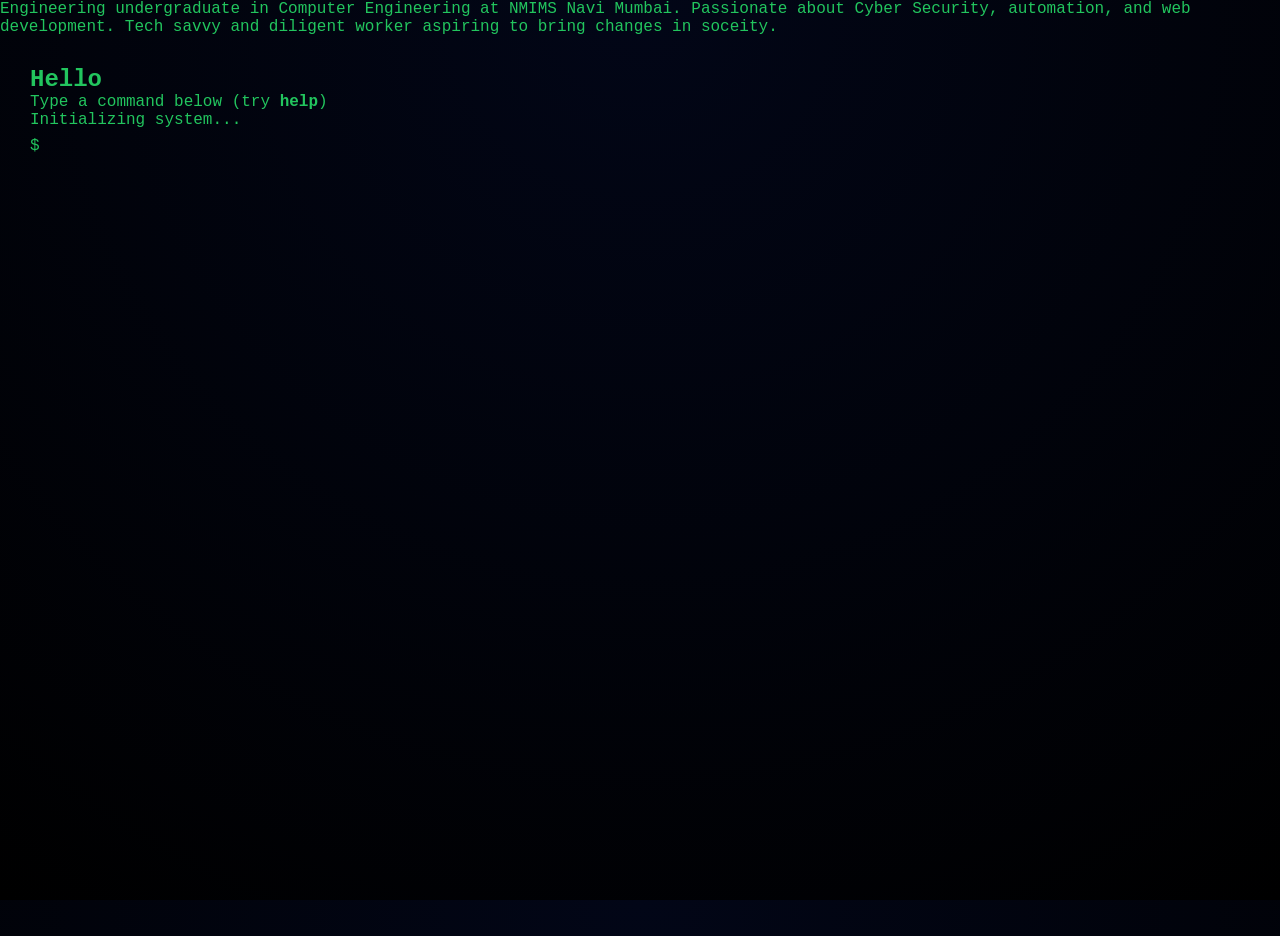
<file: Interactive Resume/index.html>
<!DOCTYPE html>
<html lang="en">
<head>
  <meta charset="UTF-8">
  <title>Aayushi Jha | Interactive Resume</title>
  <link rel="stylesheet" href="style.css">
</head>
<body>

<!-- INTRO PAGE -->
<div id="intro" class="center-container">
  <h1 id="typing-text"></h1>
  <p id="about-float">
    Engineering undergraduate in Computer Engineering at NMIMS Navi Mumbai.
    Passionate about Cyber Security, automation, and web development. 
   Tech savvy and diligent worker aspiring to bring changes in soceity.
  </p>
</div>

<!-- MAIN PAGE -->
<div id="main" class="terminal hidden">
  <h2>Hello</h2>
  <p>Type a command below (try <b>help</b>)</p>

  <div id="output"></div>

  <div class="input-line">
    <span>$</span>
    <input type="text" id="commandInput" autofocus />
  </div>
</div>

<script src="script.js"></script>
</body>
</html>
</file>
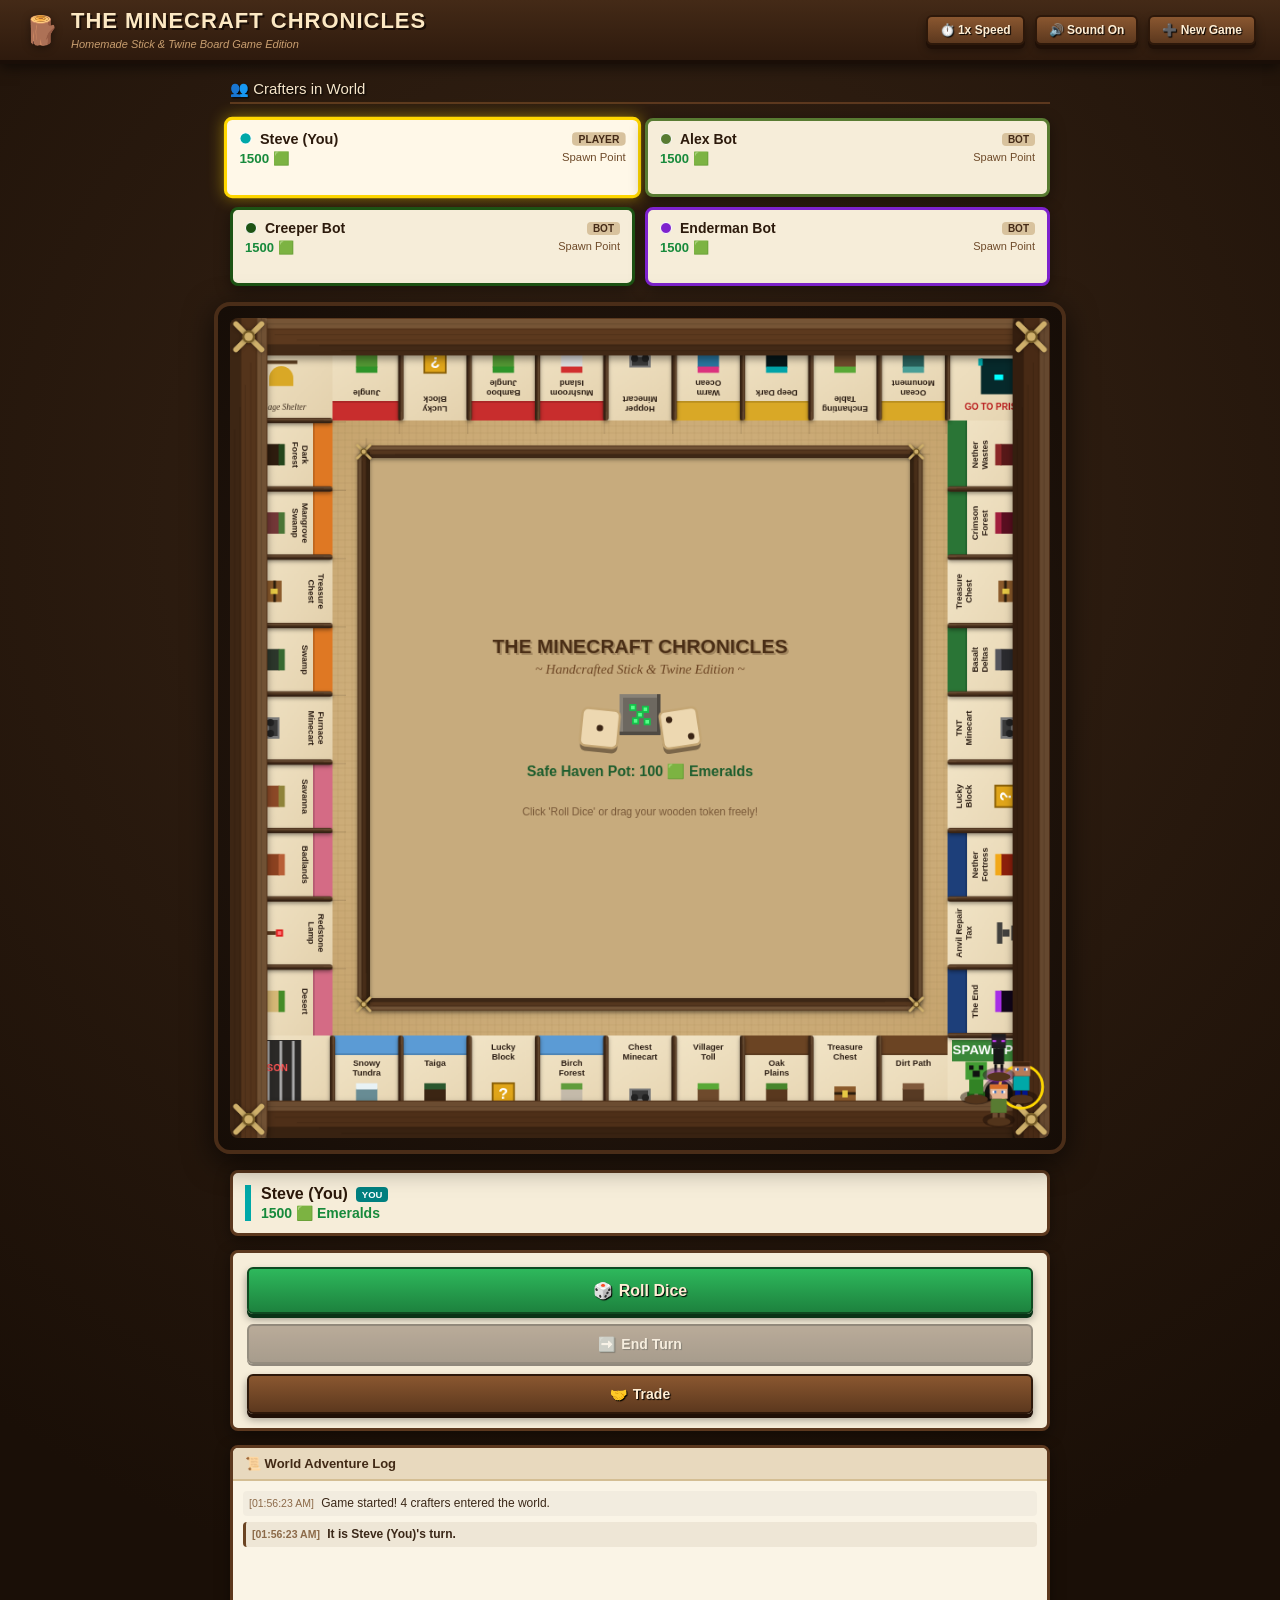
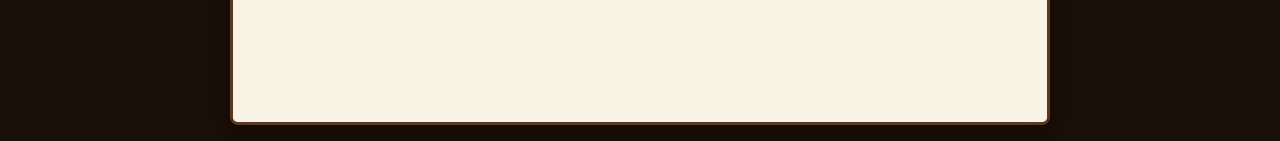
<file: minecraft-stick-monopoly/index.html>
<!DOCTYPE html>
<html lang="en">
<head>
    <meta charset="UTF-8">
    <meta name="viewport" content="width=device-width, initial-scale=1.0">
    <title>The Minecraft Chronicles | Homemade Stick & Twine Board Game</title>
    <link rel="stylesheet" href="css/style.css">
    <link rel="icon" href="data:image/svg+xml,<svg xmlns=%22http://www.w3.org/2000/svg%22 viewBox=%220 0 100 100%22><text y=%22.9em%22 font-size=%2290%22>🟩</text></svg>">
</head>
<body>

    <!-- Header Navigation -->
    <header class="game-header">
        <div class="logo-container">
            <div class="header-icon">🪵</div>
            <div class="logo-text">
                <h1>THE MINECRAFT CHRONICLES</h1>
                <span class="subtitle">Homemade Stick & Twine Board Game Edition</span>
            </div>
        </div>
        <div class="header-controls">
            <button class="btn craft-btn btn-small" id="btn-speed">⏱️ 1x Speed</button>
            <button class="btn craft-btn btn-small" id="btn-mute">🔊 Sound On</button>
            <button class="btn craft-btn btn-small" id="btn-new-game">➕ New Game</button>
        </div>
    </header>

    <!-- Main Game Board & Dashboard Layout -->
    <main class="main-layout">
        
        <!-- Left Sidebar: Players HUD -->
        <aside class="sidebar-left">
            <div class="panel-title">👥 Crafters in World</div>
            <div class="players-container" id="players-list">
                <!-- Dynamically populated with player cards -->
            </div>
        </aside>

        <!-- Center: Interactive Stick-Craft Board Canvas -->
        <section class="board-container">
            <canvas id="board-canvas" width="920" height="920"></canvas>
        </section>

        <!-- Right Sidebar: Turn Controls & Game Activity Log -->
        <aside class="sidebar-right">
            
            <!-- Current Turn Banner -->
            <div class="turn-banner-card" id="current-turn-banner">
                <!-- Dynamically updated -->
            </div>

            <!-- Action Controls Dashboard -->
            <div class="action-panel">
                <button class="btn craft-btn primary" id="btn-roll">
                    <span>🎲</span> Roll Dice
                </button>
                <button class="btn craft-btn" id="btn-end-turn" disabled>
                    <span>➡️</span> End Turn
                </button>
                <div class="btn-group">
                    <button class="btn craft-btn" id="btn-trade">
                        <span>🤝</span> Trade
                    </button>
                </div>
            </div>

            <!-- Activity Log Ticker -->
            <div class="log-panel">
                <div class="log-header">📜 World Adventure Log</div>
                <div class="log-content" id="game-log-content">
                    <!-- Events stream here -->
                </div>
            </div>

        </aside>

    </main>

    <!-- Modal: Property Deed / Space Inspection -->
    <div class="modal-overlay hidden" id="deed-modal"></div>

    <!-- Modal: Landed Action / Property Purchase Prompt -->
    <div class="modal-overlay hidden" id="action-modal"></div>

    <!-- Modal: Lucky Block & Treasure Chest Card Reveal -->
    <div class="modal-overlay hidden" id="card-modal"></div>

    <!-- Modal: Trade & Barter Negotiation -->
    <div class="modal-overlay hidden" id="trade-modal"></div>

    <!-- Modal: Victory / Game Over -->
    <div class="modal-overlay hidden" id="victory-modal"></div>

    <!-- Modal: New Game Setup -->
    <div class="modal-overlay hidden" id="setup-modal">
        <div class="modal-card parchment-paper setup-modal-card">
            <h2>🪵 Craft a New World in The Minecraft Chronicles</h2>
            <form id="setup-form">
                <div class="form-group">
                    <label for="player-count">Number of Crafters:</label>
                    <select id="player-count">
                        <option value="2">2 Players (You vs 1 Bot)</option>
                        <option value="3">3 Players (You vs 2 Bots)</option>
                        <option value="4" selected>4 Players (Default: 4 Crafters)</option>
                    </select>
                </div>
                <div class="form-group">
                    <label for="p1-name">Crafter 1 Name (You):</label>
                    <input type="text" id="p1-name" value="Steve (You)" required>
                </div>
                <div class="form-group">
                    <label for="p1-token">Choose Your Carved Figurine:</label>
                    <select id="p1-token">
                        <option value="steve" selected>Carved Steve (Cyan & Blue)</option>
                        <option value="alex">Birch Alex (Green & Orange)</option>
                        <option value="creeper">Twig Creeper (Carved Wood Bark)</option>
                        <option value="pig">Clay Pig (Pink Block)</option>
                        <option value="enderman">Charred Enderman (Purple Eyes)</option>
                        <option value="golem">Stone Golem (Heavy Carved)</option>
                    </select>
                </div>
                <div class="form-group">
                    <label for="p2-name">Crafter 2 Name:</label>
                    <input type="text" id="p2-name" value="Alex Bot">
                    <label style="margin-top: 6px; font-weight: normal; font-size: 12px; display: flex; align-items: center; gap: 6px;">
                        <input type="checkbox" id="p2-is-ai" checked> AI Bot Player
                    </label>
                </div>
                <div class="form-group">
                    <label for="p3-name">Crafter 3 Name:</label>
                    <input type="text" id="p3-name" value="Creeper Bot">
                    <label style="margin-top: 6px; font-weight: normal; font-size: 12px; display: flex; align-items: center; gap: 6px;">
                        <input type="checkbox" id="p3-is-ai" checked> AI Bot Player
                    </label>
                </div>
                <div class="form-group">
                    <label for="p4-name">Crafter 4 Name:</label>
                    <input type="text" id="p4-name" value="Enderman Bot">
                    <label style="margin-top: 6px; font-weight: normal; font-size: 12px; display: flex; align-items: center; gap: 6px;">
                        <input type="checkbox" id="p4-is-ai" checked> AI Bot Player
                    </label>
                </div>
                <div class="modal-footer">
                    <button type="submit" class="btn craft-btn success">Start Adventure!</button>
                </div>
            </form>
        </div>
    </div>

    <!-- Game Scripts (Correct Order of Dependencies) -->
    <script src="js/config.js"></script>
    <script src="js/audio.js"></script>
    <script src="js/physics.js"></script>
    <script src="js/board_renderer.js"></script>
    <script src="js/game_state.js"></script>
    <script src="js/ai.js"></script>
    <script src="js/ui.js"></script>
    <script src="js/main.js"></script>

</body>
</html>
</file>
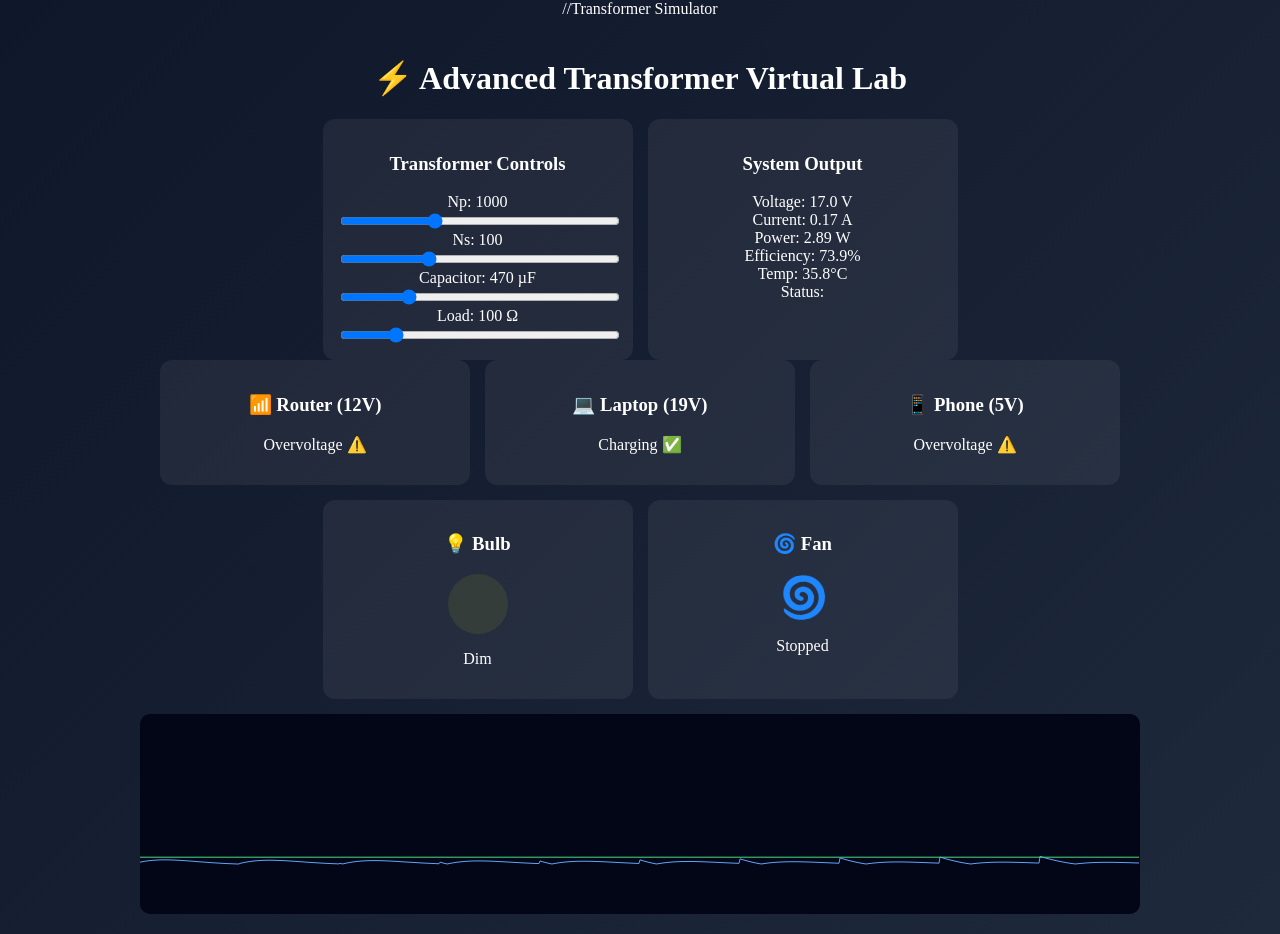
<file: Transformer Application_EEE.html>
//Transformer Simulator

<!DOCTYPE html>
<html>
<head>
<meta charset="UTF-8">
<title>Advanced Transformer Virtual Lab</title>

<style>
body {
    margin:0;
    font-family: 'Segoe UI';
    background: linear-gradient(135deg,#0f172a,#1e293b);
    color:white;
    text-align:center;
}

.container {
    max-width:1200px;
    margin:auto;
    padding:20px;
}

.flex {
    display:flex;
    gap:15px;
    flex-wrap:wrap;
    justify-content:center;
}

.card {
    background: rgba(255,255,255,0.06);
    padding:15px;
    border-radius:12px;
    width:280px;
}

input { width:100%; }

canvas {
    background:#020617;
    border-radius:10px;
    margin-top:15px;
}

.bulb {
    width:60px;
    height:60px;
    border-radius:50%;
    margin:auto;
    background:yellow;
    opacity:0.2;
}

.fan { font-size:40px; }

.good { color:#4ade80; }
.warn { color:#facc15; }
.bad { color:#f87171; }

</style>
</head>

<body>

<div class="container">

<h1>⚡ Advanced Transformer Virtual Lab</h1>

<div class="flex">

<div class="card">
<h3>Transformer Controls</h3>

Np: <span id="npv">1000</span>
<input type="range" id="np" min="500" max="2000" value="1000">

Ns: <span id="nsv">100</span>
<input type="range" id="ns" min="10" max="300" value="100">

Capacitor: <span id="capv">470</span> µF
<input type="range" id="cap" min="10" max="2000" value="470">

Load: <span id="loadv">100</span> Ω
<input type="range" id="load" min="10" max="500" value="100">
</div>

<div class="card">
<h3>System Output</h3>
Voltage: <span id="vout"></span><br>
Current: <span id="current"></span><br>
Power: <span id="power"></span><br>
Efficiency: <span id="eff"></span><br>
Temp: <span id="temp"></span><br>
Status: <span id="status"></span>
</div>

</div>

<div class="flex">

<div class="card">
<h3>📶 Router (12V)</h3>
<p id="router"></p>
</div>

<div class="card">
<h3>💻 Laptop (19V)</h3>
<p id="laptop"></p>
</div>

<div class="card">
<h3>📱 Phone (5V)</h3>
<p id="phone"></p>
</div>

<div class="card">
<h3>💡 Bulb</h3>
<div class="bulb" id="bulb"></div>
<p id="bulbText"></p>
</div>

<div class="card">
<h3>🌀 Fan</h3>
<div class="fan" id="fan">🌀</div>
<p id="fanText"></p>
</div>

</div>

<canvas id="wave" width="1000" height="200"></canvas>

</div>

<script>

let t=0;

function loop(){

let np=+npEl.value;
let ns=+nsEl.value;
let cap=+capEl.value;
let load=+loadEl.value;

npv.innerText=np;
nsv.innerText=ns;
capv.innerText=cap;
loadv.innerText=load;

// Transformer
let Vp=230;
let Vs=Vp*(ns/np);

// Rectifier
let rect=Math.max(0,Vs-1.4);

// Ripple
let ripple = rect/(2*50*load*(cap*1e-6));

// DC output
let Vdc = rect - ripple;

// Current & Power
let current = Vdc/load;
let power = Vdc * current;

// Efficiency
let eff = (Vdc/Vs)*100 || 0;

// Temperature
let temp = 25 + (Vs-Vdc)*1.8;

// UI updates
vout.innerText = Vdc.toFixed(1)+" V";
currentTxt.innerText = current.toFixed(2)+" A";
powerTxt.innerText = power.toFixed(2)+" W";
effTxt.innerText = eff.toFixed(1)+"%";
tempTxt.innerText = temp.toFixed(1)+"°C";

// Health
if(temp>85) status.innerHTML="<span class='bad'>Danger</span>";
else if(eff<60) status.innerHTML="<span class='warn'>Low Efficiency</span>";
else status.innerHTML="<span class='good'>Healthy</span>";

// DEVICES

// Router (12V)
if(Vdc<10) router.innerText="No Power ❌";
else if(Vdc<=13) router.innerText="Working ✅";
else router.innerText="Overvoltage ⚠️";

// Laptop (19V)
if(Vdc<17) laptop.innerText="Not Charging ❌";
else if(Vdc<=20) laptop.innerText="Charging ✅";
else laptop.innerText="Damage Risk ⚠️";

// Phone (5V)
if(Vdc<4.5) phone.innerText="No Charge ❌";
else if(Vdc<=5.5) phone.innerText="Charging ✅";
else phone.innerText="Overvoltage ⚠️";

// Bulb
bulb.style.opacity=Math.min(Vdc/230,1);
bulbText.innerText = (Vdc<100)?"Dim":(Vdc<220?"Normal":"Too Bright ⚠️");

// Fan
let speed=Math.min(Vdc*3,600);
fan.style.transform="rotate("+t*speed+"deg)";
fanText.innerText = (Vdc<40)?"Stopped":(Vdc<120?"Slow":(Vdc<200?"Medium":"Fast ⚡"));

// Waveform
let ctx=wave.getContext("2d");
ctx.clearRect(0,0,1000,200);

ctx.strokeStyle="#60a5fa";
ctx.beginPath();

for(let x=0;x<1000;x++){
let rippleWave = rect*Math.exp(-(x%100)/(cap/10))*Math.sin(t+x*0.03);
let y=150 - Math.abs(rippleWave)*0.4;

if(x==0) ctx.moveTo(x,y);
else ctx.lineTo(x,y);
}
ctx.stroke();

ctx.strokeStyle="#4ade80";
ctx.beginPath();

for(let x=0;x<1000;x++){
let y=150 - Vdc*0.4;
if(x==0) ctx.moveTo(x,y);
else ctx.lineTo(x,y);
}
ctx.stroke();

t+=0.05;
requestAnimationFrame(loop);
}

const npEl=document.getElementById("np");
const nsEl=document.getElementById("ns");
const capEl=document.getElementById("cap");
const loadEl=document.getElementById("load");

const currentTxt=document.getElementById("current");
const powerTxt=document.getElementById("power");
const effTxt=document.getElementById("eff");
const tempTxt=document.getElementById("temp");

loop();

</script>

</body>
</html>
</file>
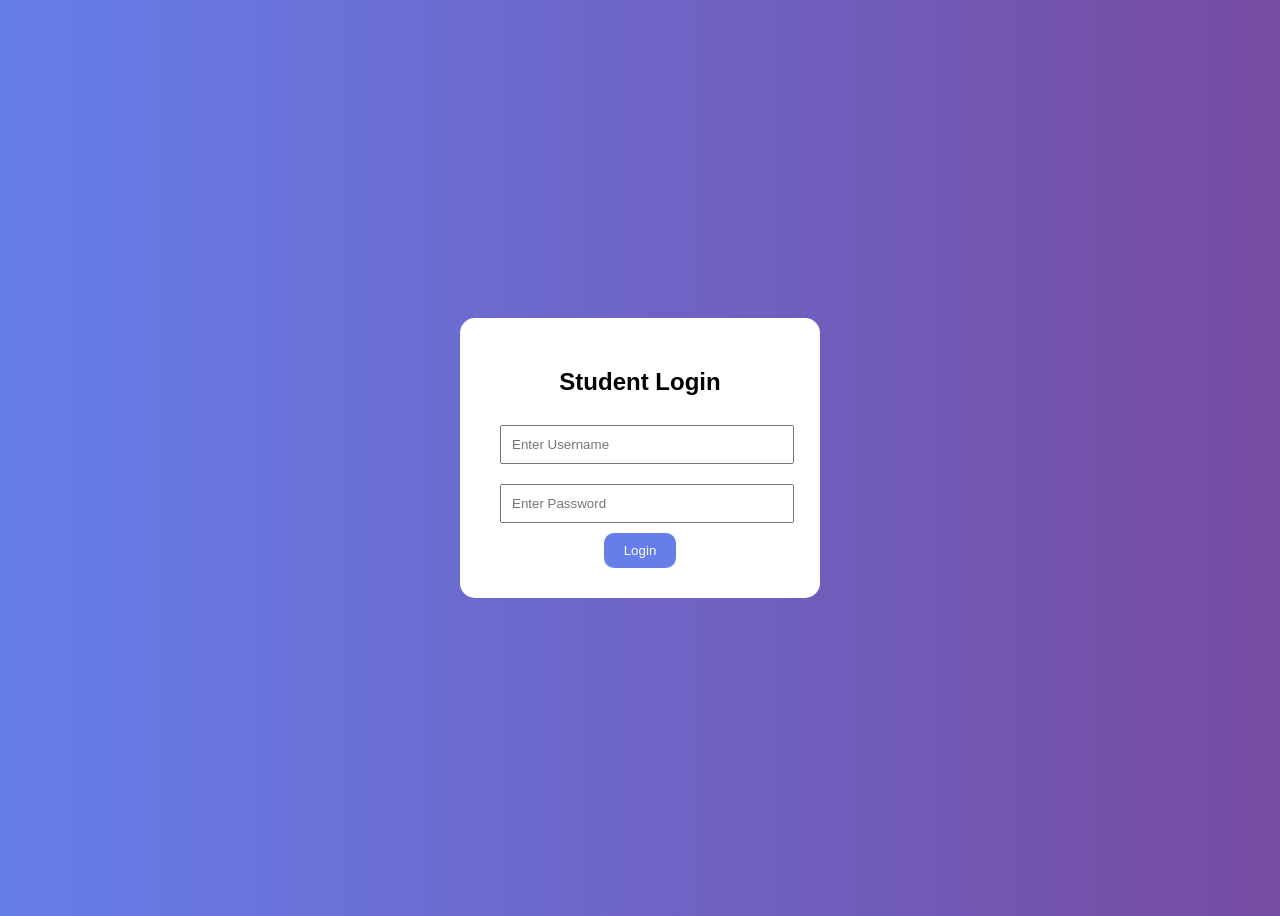
<file: Student ERP System/login.html>
<!DOCTYPE html>
<html>
<head>
  <title>Login</title>
  <link rel="stylesheet" href="login.css">
</head>
<body>

<div class="login-container">
  <h2>Student Login</h2>
  <input type="text" id="username" placeholder="Enter Username">
  <input type="password" id="password" placeholder="Enter Password">
  <button onclick="login()">Login</button>
</div>

<script src="login.js"></script>
</body>
</html>
</file>
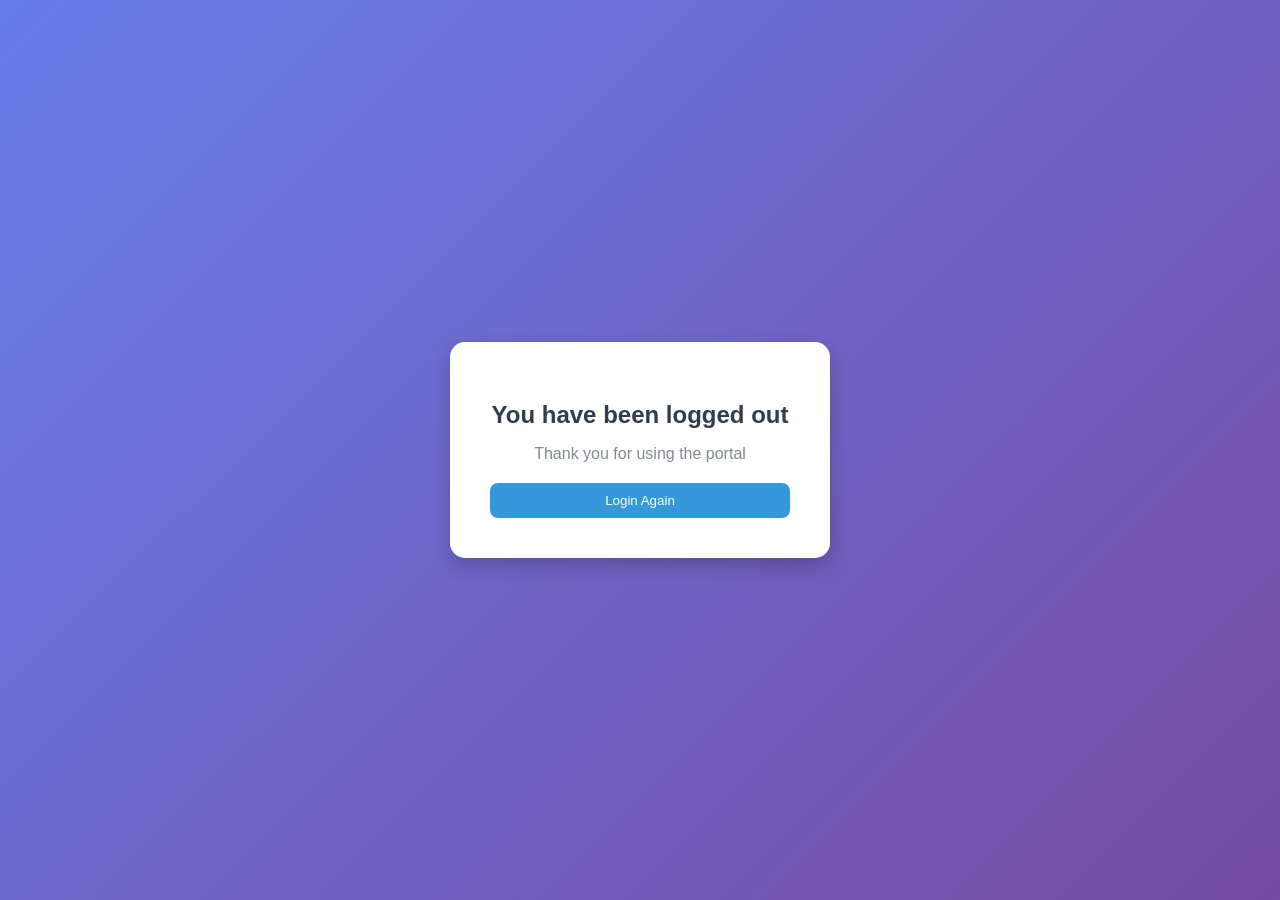
<file: Student ERP System/logout_new.html>
<!DOCTYPE html>
<html>
<head>
  <title>Logout</title>

  <style>
    body {
      margin: 0;
      font-family: 'Segoe UI', sans-serif;

      height: 100vh;
      display: flex;
      justify-content: center;
      align-items: center;

      background: linear-gradient(135deg, #667eea, #764ba2);
    }

    /* ✅ WHITE BOX */
    .box {
      background: white;
      padding: 40px;
      border-radius: 15px;
      text-align: center;

      width: 300px;

      box-shadow: 0 8px 20px rgba(0,0,0,0.2);
    }

    h2 {
      margin-bottom: 15px;
      color: #2c3e50;
    }

    p {
      color: #7f8c8d;
      margin-bottom: 20px;
    }

    button {
      width: 100%;
      padding: 10px;
      border: none;
      border-radius: 8px;

      background: #3498db;
      color: white;
      cursor: pointer;
    }

    button:hover {
      background: #2980b9;
    }

  </style>
</head>

<body>

<div class="box">
  <h2>You have been logged out</h2>
  <p>Thank you for using the portal</p>

  <button onclick="goLogin()">Login Again</button>
</div>

<script>
function goLogin(){
  localStorage.clear();
  window.location.href = "login.html";
}
</script>

</body>
</html>
</file>
<file: Interactive Resume/style.css>
* {
  margin: 0;
  padding: 0;
  box-sizing: border-box;
}

/* BODY */
body {
  background: radial-gradient(circle at top, #020617, #000);
  font-family: "JetBrains Mono", monospace;
  color: #22c55e;
  height: 100vh;
  overflow: hidden;
}

/* TERMINAL CONTAINER */
.terminal {
  padding: 30px;
  height: 100vh;
  overflow-y: auto;
  animation: fadeIn 1.5s ease;
}

/* FADE ANIMATION */
@keyframes fadeIn {
  from { opacity: 0; }
  to { opacity: 1; }
}

/* PROMPT */
.prompt {
  color: #22c55e;
  text-shadow: 0 0 6px #22c55e;
  margin-right: 8px;
}

/* INPUT LINE */
.input-line {
  display: flex;
  align-items: center;
  margin-top: 8px;
}

/* INPUT */
input {
  background: transparent;
  border: none;
  outline: none;
  color: #22c55e;
  font-size: 16px;
  width: 80%;
  caret-color: #22c55e;
}

/* SCROLLBAR */
.terminal::-webkit-scrollbar {
  width: 6px;
}
.terminal::-webkit-scrollbar-thumb {
  background: #22c55e55;
  border-radius: 10px;
}

/* POPUP CONTAINER */
.popup {
  position: fixed;
  top: 12%;
  left: 50%;
  transform: translateX(-50%);
  width: 65%;
  max-width: 700px;

  background: rgba(2, 6, 23, 0.85);
  backdrop-filter: blur(12px);

  border: 1px solid #22c55e88;
  border-radius: 12px;

  padding: 25px;
  box-shadow: 0 0 30px #22c55e44;
  animation: popupIn 0.4s ease;
  z-index: 1000;
}

@keyframes popupIn {
  from { opacity: 0; transform: translate(-50%, -20px); }
  to { opacity: 1; transform: translate(-50%, 0); }
}

/* POPUP TEXT */
.popup h3 {
  color: #38bdf8;
  margin-top: 15px;
  margin-bottom: 5px;
}

.popup ul {
  margin-left: 20px;
  margin-bottom: 10px;
}

/* CLOSE BUTTON */
.close-btn {
  float: right;
  color: #ef4444;
  cursor: pointer;
  font-size: 14px;
}

/* RESPONSIVE */
@media (max-width: 768px) {
  .popup {
    width: 90%;
  }
}
</file>
<file: minecraft-stick-monopoly/css/style.css>
/* ==========================================================================
   Minecraft Stick-Craft Monopoly - Stylesheet
   Real-life homemade stick aesthetic, weathered parchment, and pixel accents.
   ========================================================================== */

:root {
    --bg-dark: #1f140a;
    --wood-dark: #3a2212;
    --wood-mid: #5c381e;
    --wood-light: #8a5730;
    --wood-highlight: #bf8554;
    --parchment: #f6edd9;
    --parchment-border: #d4be94;
    --emerald-green: #17bf4b;
    --emerald-light: #55ff88;
    --danger-red: #c93434;
    --gold: #f5b025;
    --shadow-soft: 0 4px 15px rgba(0, 0, 0, 0.4);
    --shadow-deep: 0 8px 30px rgba(0, 0, 0, 0.65);
}

* {
    box-sizing: border-box;
    margin: 0;
    padding: 0;
    user-select: none;
}

body {
    background-color: var(--bg-dark);
    background-image: 
        radial-gradient(circle at 50% 30%, #382415 0%, #1a0f07 80%),
        repeating-linear-gradient(45deg, rgba(0,0,0,0.03) 0px, rgba(0,0,0,0.03) 2px, transparent 2px, transparent 6px);
    color: #3b2818;
    font-family: 'Trebuchet MS', 'Segoe UI', Tahoma, sans-serif;
    min-height: 100vh;
    display: flex;
    flex-direction: column;
    overflow-x: hidden;
}

/* Header */
.game-header {
    background: linear-gradient(180deg, #442a17 0%, #2e1a0d 100%);
    border-bottom: 4px solid #1a0e07;
    padding: 8px 24px;
    display: flex;
    justify-content: space-between;
    align-items: center;
    box-shadow: 0 4px 12px rgba(0,0,0,0.5);
    z-index: 10;
}

.logo-container {
    display: flex;
    align-items: center;
    gap: 12px;
}

.header-icon {
    font-size: 28px;
    filter: drop-shadow(0 2px 4px rgba(0,0,0,0.4));
}

.logo-text h1 {
    font-size: 22px;
    color: #fce8c3;
    text-shadow: 2px 2px 0px #1a0e07;
    letter-spacing: 1px;
}

.logo-text .subtitle {
    font-size: 11px;
    color: #c99f70;
    font-style: italic;
}

.header-controls {
    display: flex;
    gap: 10px;
}

/* Main Container Layout */
.main-layout {
    display: flex;
    flex: 1;
    padding: 16px;
    gap: 16px;
    max-width: 1700px;
    margin: 0 auto;
    width: 100%;
    align-items: flex-start;
    justify-content: center;
}

/* Left Sidebar - Player HUD */
.sidebar-left {
    width: 290px;
    display: flex;
    flex-direction: column;
    gap: 14px;
}

.panel-title {
    font-size: 15px;
    color: #f7e6ca;
    text-shadow: 1px 1px 2px #000;
    padding-bottom: 4px;
    border-bottom: 2px solid var(--wood-mid);
    display: flex;
    align-items: center;
    gap: 6px;
}

.players-container {
    display: flex;
    flex-direction: column;
    gap: 10px;
}

.player-card {
    background: var(--parchment);
    border: 3px solid var(--wood-mid);
    border-radius: 8px;
    padding: 10px 12px;
    box-shadow: var(--shadow-soft);
    position: relative;
    transition: transform 0.2s, box-shadow 0.2s, border-color 0.2s;
}

.player-card.active {
    transform: scale(1.03);
    box-shadow: 0 0 16px rgba(255, 215, 0, 0.45);
    background: #fff8e8;
}

.player-card.bankrupt {
    opacity: 0.5;
    filter: grayscale(80%);
}

.player-card-header {
    display: flex;
    align-items: center;
    gap: 8px;
    margin-bottom: 4px;
}

.player-dot {
    width: 12px;
    height: 12px;
    border-radius: 50%;
    border: 1.5px solid #fff;
}

.player-title {
    font-size: 14px;
    color: #2c1a0c;
    flex: 1;
    white-space: nowrap;
    overflow: hidden;
    text-overflow: ellipsis;
}

.player-role {
    font-size: 10px;
    background: #d8c29d;
    padding: 1px 6px;
    border-radius: 4px;
    font-weight: bold;
    color: #442a17;
}

.player-stats {
    display: flex;
    justify-content: space-between;
    font-size: 13px;
    font-weight: bold;
    margin: 4px 0;
}

.player-stats .emeralds {
    color: #178a3b;
}

.player-stats .position {
    color: #6e4a29;
    font-size: 11px;
    font-weight: normal;
}

.player-properties {
    display: flex;
    flex-wrap: wrap;
    gap: 4px;
    margin-top: 6px;
    min-height: 12px;
}

.property-swatch {
    width: 14px;
    height: 10px;
    border-radius: 2px;
    border: 1px solid rgba(0,0,0,0.3);
}

/* Center Column - Canvas Board */
.board-container {
    position: relative;
    display: flex;
    justify-content: center;
    align-items: center;
    background: radial-gradient(circle, #2d1c10 0%, #160d07 100%);
    padding: 12px;
    border-radius: 16px;
    box-shadow: var(--shadow-deep);
    border: 4px solid #4a2d18;
}

#board-canvas {
    width: 100%;
    max-width: 820px;
    aspect-ratio: 1 / 1;
    display: block;
    cursor: grab;
    border-radius: 8px;
    touch-action: none;
}

#board-canvas:active {
    cursor: grabbing;
}

/* Right Sidebar - Action Deck & Log */
.sidebar-right {
    width: 320px;
    display: flex;
    flex-direction: column;
    gap: 14px;
}

/* Turn Banner */
.turn-banner-card {
    background: var(--parchment);
    border: 3px solid var(--wood-mid);
    border-radius: 8px;
    padding: 12px;
    box-shadow: var(--shadow-soft);
}

.turn-indicator {
    padding-left: 10px;
}

.turn-name {
    font-size: 16px;
    font-weight: bold;
    color: #2b180a;
    display: flex;
    align-items: center;
    gap: 8px;
}

.turn-balance {
    font-size: 14px;
    color: #178a3b;
    font-weight: bold;
    margin-top: 2px;
}

.badge {
    font-size: 9.5px;
    padding: 2px 6px;
    border-radius: 4px;
    color: #fff;
    font-weight: bold;
}
.badge.human { background: #008080; }
.badge.ai { background: #557733; }
.badge.jail { background: #c82828; animation: pulse 1s infinite alternate; }

@keyframes pulse {
    0% { opacity: 0.7; }
    100% { opacity: 1; }
}

/* Action Controls Panel */
.action-panel {
    background: var(--parchment);
    border: 3px solid var(--wood-mid);
    border-radius: 8px;
    padding: 14px;
    box-shadow: var(--shadow-soft);
    display: flex;
    flex-direction: column;
    gap: 10px;
}

/* Rustic Stick / Craft Buttons */
.btn {
    border: none;
    font-family: inherit;
    font-size: 14px;
    font-weight: bold;
    padding: 10px 16px;
    border-radius: 6px;
    cursor: pointer;
    display: flex;
    justify-content: center;
    align-items: center;
    gap: 6px;
    transition: all 0.15s ease;
}

.craft-btn {
    background: linear-gradient(180deg, var(--wood-light) 0%, var(--wood-mid) 100%);
    color: #ffeed4;
    border: 2px solid #2d180a;
    box-shadow: 0 4px 0 #201007, 0 5px 8px rgba(0,0,0,0.4);
    text-shadow: 1px 1px 1px #000;
}

.craft-btn:hover:not(:disabled) {
    background: linear-gradient(180deg, var(--wood-highlight) 0%, var(--wood-light) 100%);
    transform: translateY(-1px);
    box-shadow: 0 5px 0 #201007, 0 6px 10px rgba(0,0,0,0.5);
}

.craft-btn:active:not(:disabled) {
    transform: translateY(3px);
    box-shadow: 0 1px 0 #201007, 0 2px 4px rgba(0,0,0,0.4);
}

.craft-btn:disabled {
    opacity: 0.45;
    cursor: not-allowed;
    filter: grayscale(60%);
    box-shadow: 0 2px 0 #201007;
}

.craft-btn.primary {
    background: linear-gradient(180deg, #2eb85c 0%, #1d823e 100%);
    border-color: #0f4a21;
    box-shadow: 0 4px 0 #0a3317, 0 5px 8px rgba(0,0,0,0.4);
    font-size: 16px;
    padding: 12px 18px;
}

.craft-btn.primary:hover:not(:disabled) {
    background: linear-gradient(180deg, #38d66d 0%, #259e4c 100%);
}

.craft-btn.success {
    background: linear-gradient(180deg, #2eb85c 0%, #1d823e 100%);
    border-color: #0f4a21;
}

.craft-btn.danger {
    background: linear-gradient(180deg, #c83b3b 0%, #8f1f1f 100%);
    border-color: #521111;
}

.btn-small {
    padding: 6px 12px;
    font-size: 12px;
}

.btn-group {
    display: flex;
    gap: 8px;
}

.btn-group .btn {
    flex: 1;
}

/* Activity Log Panel */
.log-panel {
    background: var(--parchment);
    border: 3px solid var(--wood-mid);
    border-radius: 8px;
    box-shadow: var(--shadow-soft);
    display: flex;
    flex-direction: column;
    height: 280px;
    overflow: hidden;
}

.log-header {
    background: #e8d9be;
    padding: 8px 12px;
    font-size: 13px;
    font-weight: bold;
    color: #422a16;
    border-bottom: 2px solid var(--parchment-border);
}

.log-content {
    flex: 1;
    overflow-y: auto;
    padding: 10px;
    display: flex;
    flex-direction: column;
    gap: 6px;
    font-size: 12px;
    line-height: 1.4;
    background: #faf4e6;
}

.log-entry {
    padding: 4px 6px;
    border-radius: 4px;
    background: rgba(0,0,0,0.03);
    word-break: break-word;
}

.log-time {
    color: #8c6a49;
    font-size: 10.5px;
    margin-right: 4px;
}

.log-entry.roll { border-left: 3px solid #df9a26; }
.log-entry.reward { border-left: 3px solid #20b04c; color: #0a6627; }
.log-entry.danger { border-left: 3px solid #c93434; color: #851818; }
.log-entry.turn { font-weight: bold; border-left: 3px solid #6b4423; background: rgba(107, 68, 35, 0.08); }
.log-entry.card { border-left: 3px solid #b832e8; }
.log-entry.victory { border-left: 3px solid #ffd700; background: rgba(255, 215, 0, 0.15); font-weight: bold; }

/* Modals */
.modal-overlay {
    position: fixed;
    top: 0;
    left: 0;
    right: 0;
    bottom: 0;
    background: rgba(15, 8, 4, 0.78);
    backdrop-filter: blur(4px);
    display: flex;
    justify-content: center;
    align-items: center;
    z-index: 100;
}

.modal-overlay.hidden {
    display: none !important;
}

.modal-card {
    background: var(--parchment);
    border: 4px solid var(--wood-mid);
    border-radius: 12px;
    box-shadow: 0 12px 35px rgba(0,0,0,0.7);
    max-width: 480px;
    width: 90%;
    overflow: hidden;
    animation: popIn 0.25s cubic-bezier(0.175, 0.885, 0.32, 1.275);
}

@keyframes popIn {
    0% { transform: scale(0.85); opacity: 0; }
    100% { transform: scale(1); opacity: 1; }
}

/* Parchment Deed Modal */
.deed-header {
    padding: 16px;
    color: #fff;
    text-align: center;
    text-shadow: 1px 1px 3px rgba(0,0,0,0.6);
}

.deed-body {
    padding: 16px 20px;
}

.deed-owner {
    font-size: 14px;
    margin-bottom: 12px;
    padding-bottom: 8px;
    border-bottom: 1px dashed var(--parchment-border);
}

.deed-rents {
    display: flex;
    flex-direction: column;
    gap: 6px;
    font-size: 13px;
    margin-bottom: 14px;
}

.deed-rents div {
    display: flex;
    justify-content: space-between;
}

.deed-costs {
    font-size: 12px;
    color: #5a3c20;
    border-top: 1px solid var(--parchment-border);
    padding-top: 8px;
    margin-bottom: 14px;
}

.deed-actions {
    display: flex;
    flex-direction: column;
    gap: 8px;
}

.close-btn {
    width: 100%;
    border-radius: 0;
    margin-top: 8px;
    background: var(--wood-mid);
}

/* Card Draw Modals */
.lucky-card {
    background: #ffeaa7;
    border-color: #d49a15;
    padding: 24px;
    text-align: center;
}

.chest-card {
    background: #ecd5b1;
    border-color: #8c5826;
    padding: 24px;
    text-align: center;
}

.card-icon {
    font-size: 48px;
    margin-bottom: 12px;
}

.card-title {
    font-size: 20px;
    color: #3b220d;
    margin-bottom: 10px;
}

.card-desc {
    font-size: 14px;
    color: #573a21;
    line-height: 1.5;
    margin-bottom: 20px;
}

/* Trade Modal */
.trade-modal-card {
    max-width: 580px;
    padding: 20px;
}

.trade-columns {
    display: flex;
    gap: 16px;
    margin: 16px 0;
}

.trade-col {
    flex: 1;
    background: #fdfaf2;
    padding: 12px;
    border: 1px solid var(--parchment-border);
    border-radius: 6px;
}

.trade-prop-list {
    max-height: 160px;
    overflow-y: auto;
    margin-top: 8px;
    display: flex;
    flex-direction: column;
    gap: 4px;
    font-size: 12px;
}

.modal-footer {
    display: flex;
    justify-content: flex-end;
    gap: 10px;
    margin-top: 14px;
}

/* Setup Modal */
.setup-modal-card {
    padding: 22px;
}

.setup-modal-card h2 {
    color: #3a2212;
    margin-bottom: 14px;
    text-align: center;
}

.form-group {
    margin-bottom: 14px;
}

.form-group label {
    display: block;
    font-size: 13px;
    font-weight: bold;
    color: #4a2f18;
    margin-bottom: 4px;
}

.form-group input, .form-group select {
    width: 100%;
    padding: 8px 10px;
    border: 2px solid var(--wood-mid);
    border-radius: 6px;
    background: #fff;
    font-family: inherit;
    font-size: 13px;
}

/* Victory Screen */
.victory-card {
    padding: 32px 24px;
    text-align: center;
    background: radial-gradient(circle, #fff3cd 0%, #ffeaa7 100%);
    border-color: #ffd700;
}

.victory-card h1 {
    font-size: 32px;
    color: #d48806;
    text-shadow: 2px 2px 0 #fff;
    margin-bottom: 8px;
}

.victory-emeralds {
    font-size: 20px;
    font-weight: bold;
    color: #178a3b;
    margin: 20px 0;
}

/* Responsive adjustments */
@media (max-width: 1280px) {
    .main-layout {
        flex-direction: column;
        align-items: center;
    }
    .sidebar-left, .sidebar-right {
        width: 100%;
        max-width: 820px;
    }
    .players-container {
        flex-direction: row;
        flex-wrap: wrap;
    }
    .player-card {
        flex: 1 1 calc(50% - 10px);
    }
}
</file>
<file: Student ERP System/login.css>
body {
  font-family: Arial;
  background: linear-gradient(to right, #667eea, #764ba2);
  display: flex;
  justify-content: center;
  align-items: center;
  height: 100vh;
}

.login-container {
  background: white;
  padding: 30px;
  border-radius: 15px;
  text-align: center;
  width: 300px;
}

input {
  width: 90%;
  padding: 10px;
  margin: 10px;
}

button {
  padding: 10px 20px;
  background: #667eea;
  color: white;
  border: none;
  border-radius: 10px;
  cursor: pointer;
}
</file>
